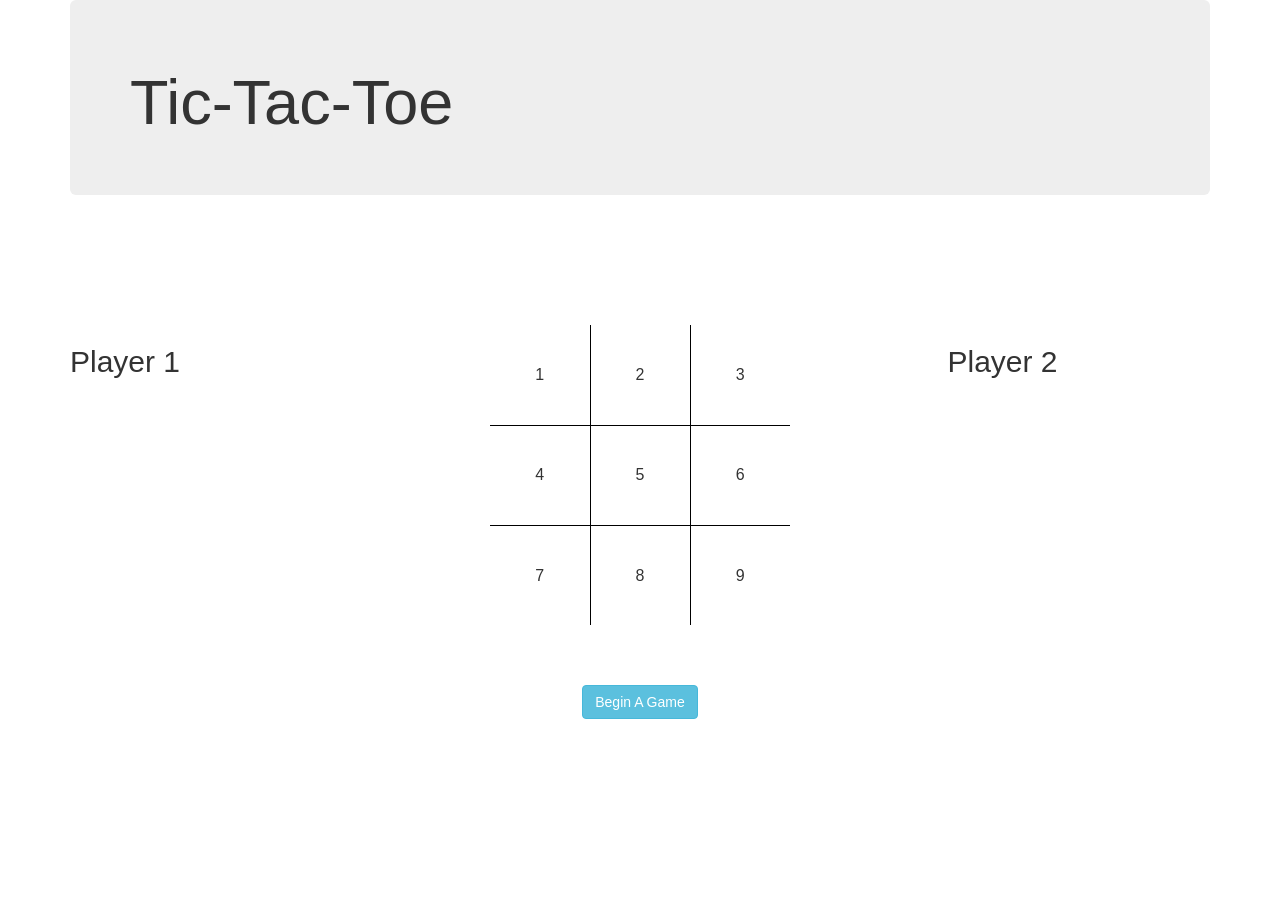
<file: index.html>
<html>
  <head>

    <link rel="stylesheet" href="css/styles.css" />
    <link rel="stylesheet" href="https://maxcdn.bootstrapcdn.com/bootstrap/3.3.4/css/bootstrap.min.css">

    <script src= "js/jquery-1.11.3.js"></script>
    <script src= "js/jquery.js"></script>
    <script src= "js/scripts.js"></script>


    <title>Tic Tac Toe</title>
  </head>
  <body>
    <div class="container">

      <div class="jumbotron">
        <h1>Tic-Tac-Toe</h1>
      </div>
<br><br><br><br><br>

      <div class="row">
        <div class="col-md-3">
          <div class= "player1">
            <h2>Player 1 </h2>
            <h2 class="player1-mark"> You are:  <span class="mark1"></span></h2>
          </div>
          <form id="player1-form">
            <label for="player1-space"> Enter the Space for Your Mark</label>
            <input type="text" id="player1-space" class="form-control">
            <br>
            <button class= "btn btn-success"> Submit Mark </button>
          </form>

        </div>

        <div class="col-md-6">
          <div class="table" >
          <table style="margin:0 auto;">
            <tr style="width: 300px; height: 100px; text-align:center;">
              <td style="border-width: 0px 0px 1px 0px; border-style: solid; border-color: black; width: 100px; height:100px"><span class="pos1">1</span></td>
              <td style="border-width: 0px 1px 1px 1px; border-style: solid; border-color: black; width: 100px; height:100px"><span class="pos2">2</span></td>
              <td style="border-width: 0px 0px 1px 0px; border-style: solid; border-color: black; width: 100px; height:100px"><span class="pos3">3</span></td>
            </tr>
            <tr style="width: 300px; height: 100px; text-align:center;">
              <td style="border-width: 1px 0px 1px 0px; border-style: solid; border-color: black; width: 100px; height:100px"><span class="pos4">4</span></td>
              <td style="border-width: 1px 1px 1px 1px; border-style: solid; border-color: black; width: 100px; height:100px"><span class="pos5">5</span></td>
              <td style="border-width: 1px 0px 1px 0px; border-style: solid; border-color: black; width: 100px; height:100px"><span class="pos6">6</span></td>
            </tr>
            <tr style="width: 300px; height: 100px; text-align:center;">
              <td style="border-width: 0px 0px 0px 0px; border-style: solid; border-color: black; width: 100px; height:100px"><span class="pos7">7</span></td>
              <td style="border-width: 0px 1px 0px 1px; border-style: solid; border-color: black; width: 100px; height:100px"><span class="pos8">8</span></td>
              <td style="border-width: 0px 0px 0px 0px; border-style: solid; border-color: black; width: 100px; height:100px"><span class="pos9">9</span></td>
            </tr>
          </table>
        </div>

        </div>

        <div class="col-md-3">
          <div class= "player2">
            <h2>Player 2 </h2>
            <h2 class="player2-mark"> You are:  <span class="mark2"></span></h2>
          </div>
          <form id="player2-form">
            <label for= "player2-space"> Enter the Space for Your Mark</label>
            <input type="text" id="player2-space" class="form-control">
            <br>
            <button class="btn btn-success"> Submit Mark </button>
          </form>
        </div>
      </div>

      <div class="row">
        <br><br>
        <div class="col-md-3"></div>
        <div class="col-md-6" style= "text-align: center;">

            <span id="begin"class="btn btn-info" style="display:inline-block;"> Begin A Game </span>

        </div>
        <div class="col-md-3"></div>
      </div>

  </body>
</html>
</file>
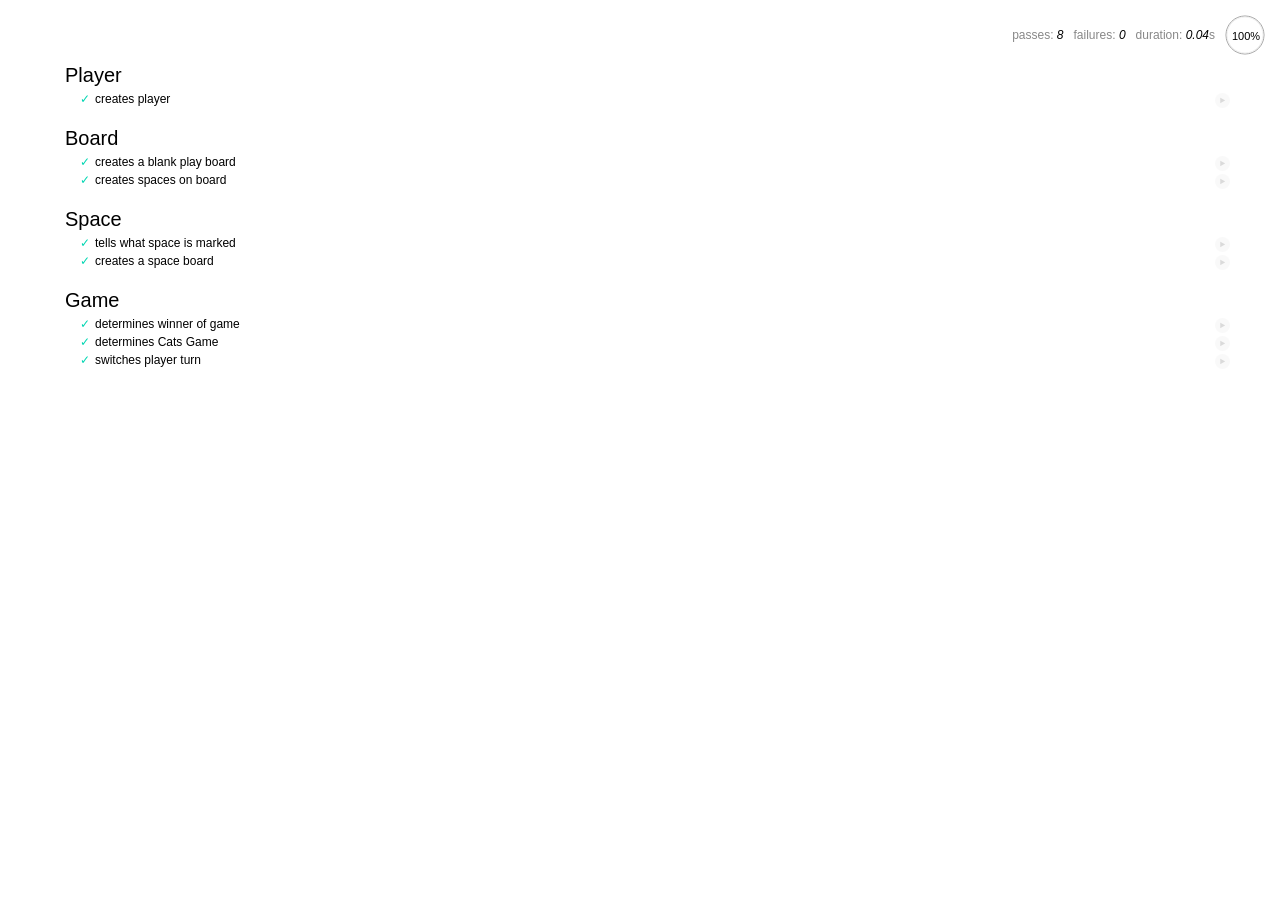
<file: specs/spec-runner.html>
<!DOCTYPE html>
<html>
<head>
  <title>Mocha spec runner</title>
  <link rel="stylesheet" href="mocha.css">
</head>
<body>
  <div id="mocha"></div>
  <script src="../js/jquery-1.11.3.js"></script>
  <script src="../js/scripts.js"></script>
  <script src="mocha.js"></script>
  <script src="chai.js"></script>
  <script>mocha.setup('bdd');</script>
  <script src="specs.js"></script>
  <script>
    expect = chai.expect;
    mocha.checkLeaks();
    mocha.globals(['jQuery']);
    mocha.run();
  </script>
</body>
</html>
</file>
<file: css/styles.css>
.player1-mark {
  display: none;
}

.player2-mark {
  display: none;
}


#player1-form {
  display: none;
}

#player2-form {
  display: none;
}
</file>
<file: specs/mocha.css>
@charset "utf-8";

body {
  margin:0;
}

#mocha {
  font: 20px/1.5 "Helvetica Neue", Helvetica, Arial, sans-serif;
  margin: 60px 50px;
}

#mocha ul,
#mocha li {
  margin: 0;
  padding: 0;
}

#mocha ul {
  list-style: none;
}

#mocha h1,
#mocha h2 {
  margin: 0;
}

#mocha h1 {
  margin-top: 15px;
  font-size: 1em;
  font-weight: 200;
}

#mocha h1 a {
  text-decoration: none;
  color: inherit;
}

#mocha h1 a:hover {
  text-decoration: underline;
}

#mocha .suite .suite h1 {
  margin-top: 0;
  font-size: .8em;
}

#mocha .hidden {
  display: none;
}

#mocha h2 {
  font-size: 12px;
  font-weight: normal;
  cursor: pointer;
}

#mocha .suite {
  margin-left: 15px;
}

#mocha .test {
  margin-left: 15px;
  overflow: hidden;
}

#mocha .test.pending:hover h2::after {
  content: '(pending)';
  font-family: arial, sans-serif;
}

#mocha .test.pass.medium .duration {
  background: #c09853;
}

#mocha .test.pass.slow .duration {
  background: #b94a48;
}

#mocha .test.pass::before {
  content: '✓';
  font-size: 12px;
  display: block;
  float: left;
  margin-right: 5px;
  color: #00d6b2;
}

#mocha .test.pass .duration {
  font-size: 9px;
  margin-left: 5px;
  padding: 2px 5px;
  color: #fff;
  -webkit-box-shadow: inset 0 1px 1px rgba(0,0,0,.2);
  -moz-box-shadow: inset 0 1px 1px rgba(0,0,0,.2);
  box-shadow: inset 0 1px 1px rgba(0,0,0,.2);
  -webkit-border-radius: 5px;
  -moz-border-radius: 5px;
  -ms-border-radius: 5px;
  -o-border-radius: 5px;
  border-radius: 5px;
}

#mocha .test.pass.fast .duration {
  display: none;
}

#mocha .test.pending {
  color: #0b97c4;
}

#mocha .test.pending::before {
  content: '◦';
  color: #0b97c4;
}

#mocha .test.fail {
  color: #c00;
}

#mocha .test.fail pre {
  color: black;
}

#mocha .test.fail::before {
  content: '✖';
  font-size: 12px;
  display: block;
  float: left;
  margin-right: 5px;
  color: #c00;
}

#mocha .test pre.error {
  color: #c00;
  max-height: 300px;
  overflow: auto;
}

/**
 * (1): approximate for browsers not supporting calc
 * (2): 42 = 2*15 + 2*10 + 2*1 (padding + margin + border)
 *      ^^ seriously
 */
#mocha .test pre {
  display: block;
  float: left;
  clear: left;
  font: 12px/1.5 monaco, monospace;
  margin: 5px;
  padding: 15px;
  border: 1px solid #eee;
  max-width: 85%; /*(1)*/
  max-width: calc(100% - 42px); /*(2)*/
  word-wrap: break-word;
  border-bottom-color: #ddd;
  -webkit-border-radius: 3px;
  -webkit-box-shadow: 0 1px 3px #eee;
  -moz-border-radius: 3px;
  -moz-box-shadow: 0 1px 3px #eee;
  border-radius: 3px;
}

#mocha .test h2 {
  position: relative;
}

#mocha .test a.replay {
  position: absolute;
  top: 3px;
  right: 0;
  text-decoration: none;
  vertical-align: middle;
  display: block;
  width: 15px;
  height: 15px;
  line-height: 15px;
  text-align: center;
  background: #eee;
  font-size: 15px;
  -moz-border-radius: 15px;
  border-radius: 15px;
  -webkit-transition: opacity 200ms;
  -moz-transition: opacity 200ms;
  transition: opacity 200ms;
  opacity: 0.3;
  color: #888;
}

#mocha .test:hover a.replay {
  opacity: 1;
}

#mocha-report.pass .test.fail {
  display: none;
}

#mocha-report.fail .test.pass {
  display: none;
}

#mocha-report.pending .test.pass,
#mocha-report.pending .test.fail {
  display: none;
}
#mocha-report.pending .test.pass.pending {
  display: block;
}

#mocha-error {
  color: #c00;
  font-size: 1.5em;
  font-weight: 100;
  letter-spacing: 1px;
}

#mocha-stats {
  position: fixed;
  top: 15px;
  right: 10px;
  font-size: 12px;
  margin: 0;
  color: #888;
  z-index: 1;
}

#mocha-stats .progress {
  float: right;
  padding-top: 0;
}

#mocha-stats em {
  color: black;
}

#mocha-stats a {
  text-decoration: none;
  color: inherit;
}

#mocha-stats a:hover {
  border-bottom: 1px solid #eee;
}

#mocha-stats li {
  display: inline-block;
  margin: 0 5px;
  list-style: none;
  padding-top: 11px;
}

#mocha-stats canvas {
  width: 40px;
  height: 40px;
}

#mocha code .comment { color: #ddd; }
#mocha code .init { color: #2f6fad; }
#mocha code .string { color: #5890ad; }
#mocha code .keyword { color: #8a6343; }
#mocha code .number { color: #2f6fad; }

@media screen and (max-device-width: 480px) {
  #mocha {
    margin: 60px 0px;
  }

  #mocha #stats {
    position: absolute;
  }
}
</file>
